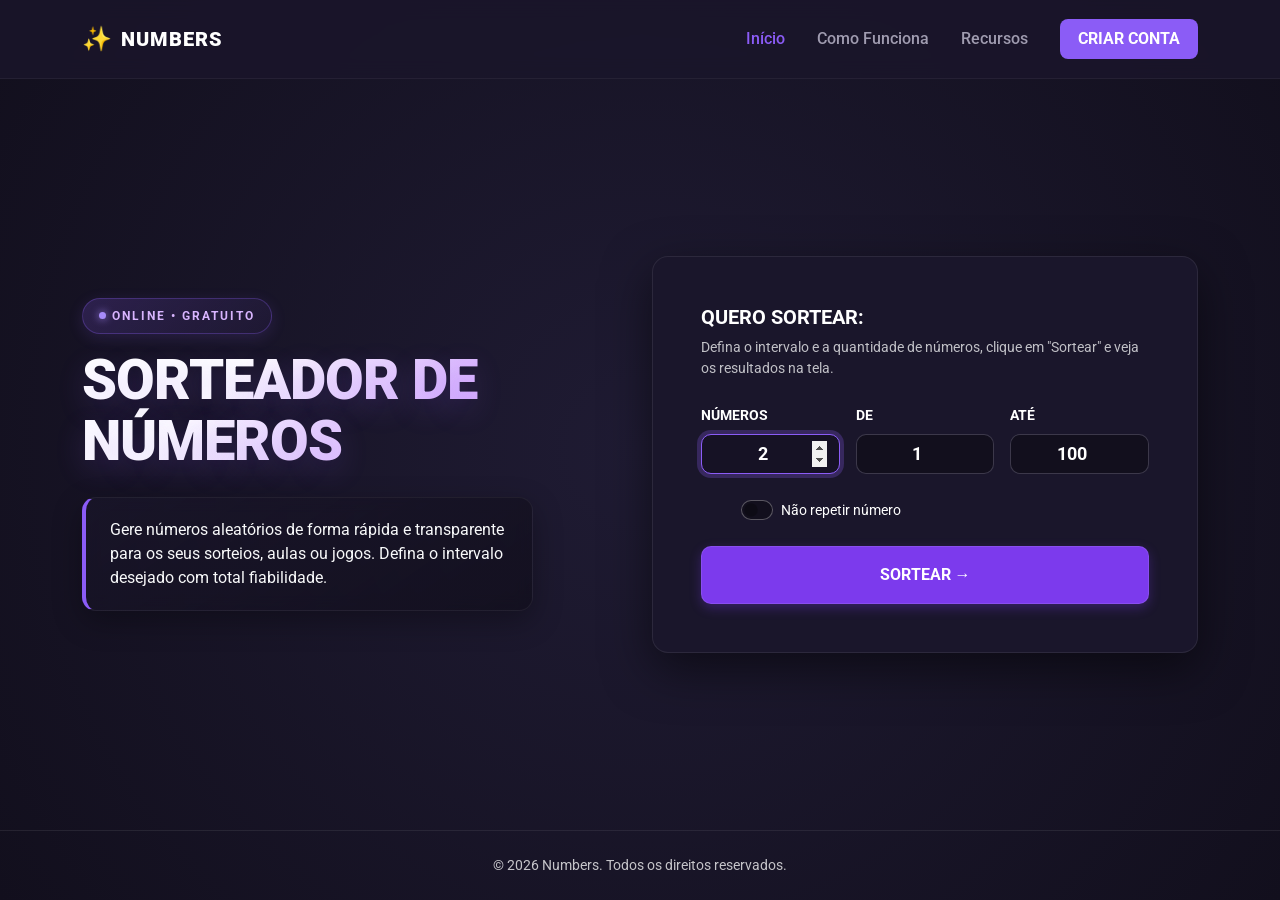
<file: index.html>
<!DOCTYPE html>
<html lang="pt-BR">
<head>
    <meta charset="UTF-8">
    <meta name="viewport" content="width=device-width, initial-scale=1.0">
    <title>Numbers - Sorteador de Números</title>
    <!-- Bootstrap 5 CSS -->
    <link href="https://cdn.jsdelivr.net/npm/bootstrap@5.3.3/dist/css/bootstrap.min.css" rel="stylesheet">
    <!-- Google Fonts -->
    <link href="https://fonts.googleapis.com/css2?family=Roboto:wght@400;500;700;900&display=swap" rel="stylesheet">
    <!-- Estilos Personalizados -->
    <link href="./src/css/main.css" rel="stylesheet">
</head>
<body class="d-flex flex-column min-vh-100">

    <!-- Navbar Component -->
    <div id="navbar-container"></div>

    <!-- Home View Container (Onde o conteúdo principal vai renderizar) -->
    <div id="app-container" class="flex-grow-1 d-flex flex-column"></div>

    <!-- Footer Component -->
    <div id="footer-container"></div>

    <!-- Bootstrap JS Bundle -->
    <script src="https://cdn.jsdelivr.net/npm/bootstrap@5.3.3/dist/js/bootstrap.bundle.min.js"></script>
    <!-- Script Principal como Módulo -->
    <script type="module" src="./src/js/app.js"></script>
</body>
</html>
</file>
<file: src/css/main.css>
:root {
    --bg-base: #120f1d;
    --bg-gradient: radial-gradient(circle at 50% 50%, #1f1b33 0%, #120f1d 100%);
    --card-bg: #1a162b;
    --accent: #8b5cf6;
    --accent-hover: #7c3aed;
    --accent-dark: #5b21b6;
    --text-color: #ffffff;
}

body {
    background-color: var(--bg-base);
    background-image: var(--bg-gradient);
    color: var(--text-color);
    font-family: 'Roboto', sans-serif;
    overflow-x: hidden;
    min-height: 100vh;
    display: flex;
    flex-direction: column;
    justify-content: space-between;
}

p {
    color: var(--text-color) !important;
}

.navbar-custom {
    background-color: rgba(26, 22, 43, 0.85);
    backdrop-filter: blur(10px);
    border-bottom: 1px solid rgba(255, 255, 255, 0.05);
}

.navbar-brand {
    font-weight: 900;
    letter-spacing: 1px;
    color: var(--text-color) !important;
    transition: opacity 0.2s;
}

.navbar-brand:hover {
    opacity: 0.8;
}

.nav-link {
    color: #a09cb0 !important;
    font-weight: 500;
    transition: color 0.2s ease;
}

.nav-link:hover, .nav-link.active {
    color: var(--accent) !important;
}

.badge-online {
    background: linear-gradient(135deg, rgba(139, 92, 246, 0.2), rgba(139, 92, 246, 0.05));
    border: 1px solid rgba(139, 92, 246, 0.3);
    color: #d8b4fe !important;
    font-size: 0.75rem;
    font-weight: 700;
    letter-spacing: 2px;
    padding: 8px 16px;
    border-radius: 50px;
    box-shadow: 0 4px 15px rgba(139, 92, 246, 0.15);
    display: inline-flex;
    align-items: center;
    gap: 6px;
}

.badge-online::before {
    content: '';
    width: 7px;
    height: 7px;
    background-color: #a78bfa;
    border-radius: 50%;
    box-shadow: 0 0 8px #a78bfa;
    animation: pulse-dot 2s infinite;
}

@keyframes pulse-dot {
    0% { transform: scale(0.95); opacity: 0.8; }
    50% { transform: scale(1.3); opacity: 1; box-shadow: 0 0 12px #c084fc; }
    100% { transform: scale(0.95); opacity: 0.8; }
}

.titulo-principal {
    font-size: 3.5rem;
    font-weight: 900;
    letter-spacing: -1px;
    line-height: 1.1;
    background: linear-gradient(135deg, #ffffff 30%, #c084fc 100%);
    -webkit-background-clip: text;
    -webkit-text-fill-color: transparent;
    text-transform: uppercase;
    text-shadow: 0 10px 30px rgba(139, 92, 246, 0.2);
}

@media (max-width: 991.98px) {
    .titulo-principal {
        font-size: 2.75rem;
    }
}

.instructions-box {
    background: linear-gradient(145deg, rgba(26, 22, 43, 0.6), rgba(18, 15, 29, 0.8));
    border: 1px solid rgba(255, 255, 255, 0.06);
    border-left: 4px solid var(--accent);
    border-radius: 14px;
    padding: 20px 24px;
    box-shadow: 0 10px 30px rgba(0, 0, 0, 0.3);
    backdrop-filter: blur(8px);
}

.card-sorteador {
    background: var(--card-bg);
    border: 1px solid rgba(255, 255, 255, 0.08);
    box-shadow: 0 1rem 3rem rgba(0, 0, 0, 0.5) !important;
}

.input-custom {
    background-color: #120f1d !important;
    border: 1px solid rgba(255, 255, 255, 0.15) !important;
    color: var(--text-color) !important;
    font-weight: 700;
    font-size: 1.1rem;
    border-radius: 10px;
    transition: all 0.2s ease-in-out;
}

.input-custom:focus {
    border-color: var(--accent) !important;
    box-shadow: 0 0 0 0.25rem rgba(139, 92, 246, 0.25) !important;
    background-color: #161225 !important;
}

.form-check-input {
    background-color: #120f1d;
    border-color: rgba(255, 255, 255, 0.3);
    cursor: pointer;
    width: 2.5em;
    height: 1.25em;
}

.form-check-input:checked {
    background-color: var(--accent);
    border-color: var(--accent);
}

.form-check-label {
    cursor: pointer;
    user-select: none;
}

.btn-purple {
    background-color: var(--accent-hover);
    border: 1px solid rgba(255, 255, 255, 0.1);
    border-radius: 10px;
    transition: all 0.25s ease;
    box-shadow: 0 4px 12px rgba(124, 58, 237, 0.3);
}

.btn-purple:hover {
    background-color: var(--accent-dark);
    color: #fff;
    transform: translateY(-2px);
    box-shadow: 0 6px 18px rgba(124, 58, 237, 0.5);
}

.btn-nav-action {
    background-color: var(--accent);
    color: var(--text-color);
    font-weight: 700;
    border-radius: 8px;
    padding: 8px 18px;
    border: none;
    transition: all 0.2s ease;
}

.btn-nav-action:hover {
    background-color: var(--accent-hover);
    color: var(--text-color);
    transform: translateY(-1px);
}

.alert-custom-error {
    background-color: rgba(239, 68, 68, 0.15);
    border: 1px solid rgba(239, 68, 68, 0.3);
    color: #fca5a5;
    border-radius: 8px;
    animation: shake 0.4s ease-in-out both;
}

@keyframes shake {
    0%, 100% { transform: translateX(0); }
    20%, 60% { transform: translateX(-4px); }
    40%, 80% { transform: translateX(4px); }
}

.numero-sorteado {
    width: 70px;
    height: 70px;
    background: linear-gradient(135deg, var(--accent) 0%, var(--accent-dark) 100%);
    color: white;
    font-size: 1.6rem;
    font-weight: 900;
    border-radius: 50%;
    display: flex;
    align-items: center;
    justify-content: center;
    box-shadow: 0 6px 20px rgba(139, 92, 246, 0.4);
    animation: popIn 0.5s cubic-bezier(0.175, 0.885, 0.32, 1.275) both;
    border: 2px solid rgba(255, 255, 255, 0.15);
}

@keyframes popIn {
    0% { transform: scale(0); opacity: 0; }
    100% { transform: scale(1); opacity: 1; }
}
</file>
